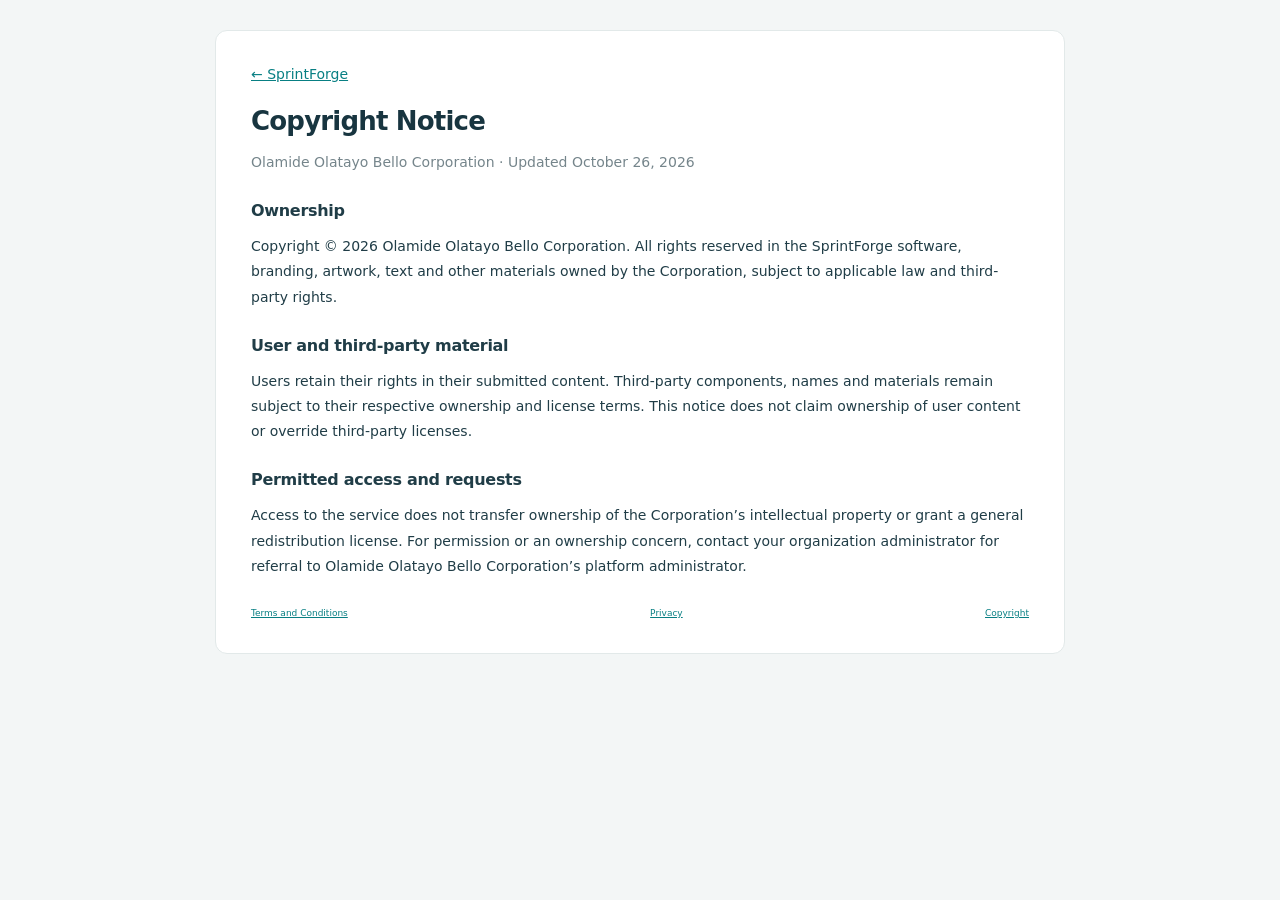
<file: static/copyright.html>
<!doctype html><html lang="en"><head><meta charset="utf-8"><meta name="viewport" content="width=device-width, initial-scale=1"><title>Copyright Notice · SprintForge</title><link rel="stylesheet" href="/static/style.css"></head><body><main class="legal-page"><a href="/">← SprintForge</a><h1>Copyright Notice</h1><p class="muted">Olamide Olatayo Bello Corporation · Updated October 26, 2026</p><h2>Ownership</h2><p>Copyright © 2026 Olamide Olatayo Bello Corporation. All rights reserved in the SprintForge software, branding, artwork, text and other materials owned by the Corporation, subject to applicable law and third-party rights.</p><h2>User and third-party material</h2><p>Users retain their rights in their submitted content. Third-party components, names and materials remain subject to their respective ownership and license terms. This notice does not claim ownership of user content or override third-party licenses.</p><h2>Permitted access and requests</h2><p>Access to the service does not transfer ownership of the Corporation’s intellectual property or grant a general redistribution license. For permission or an ownership concern, contact your organization administrator for referral to Olamide Olatayo Bello Corporation’s platform administrator.</p><footer class="footer"><a href="/terms">Terms and Conditions</a><a href="/privacy">Privacy</a><a href="/copyright">Copyright</a></footer></main></body></html>
</file>
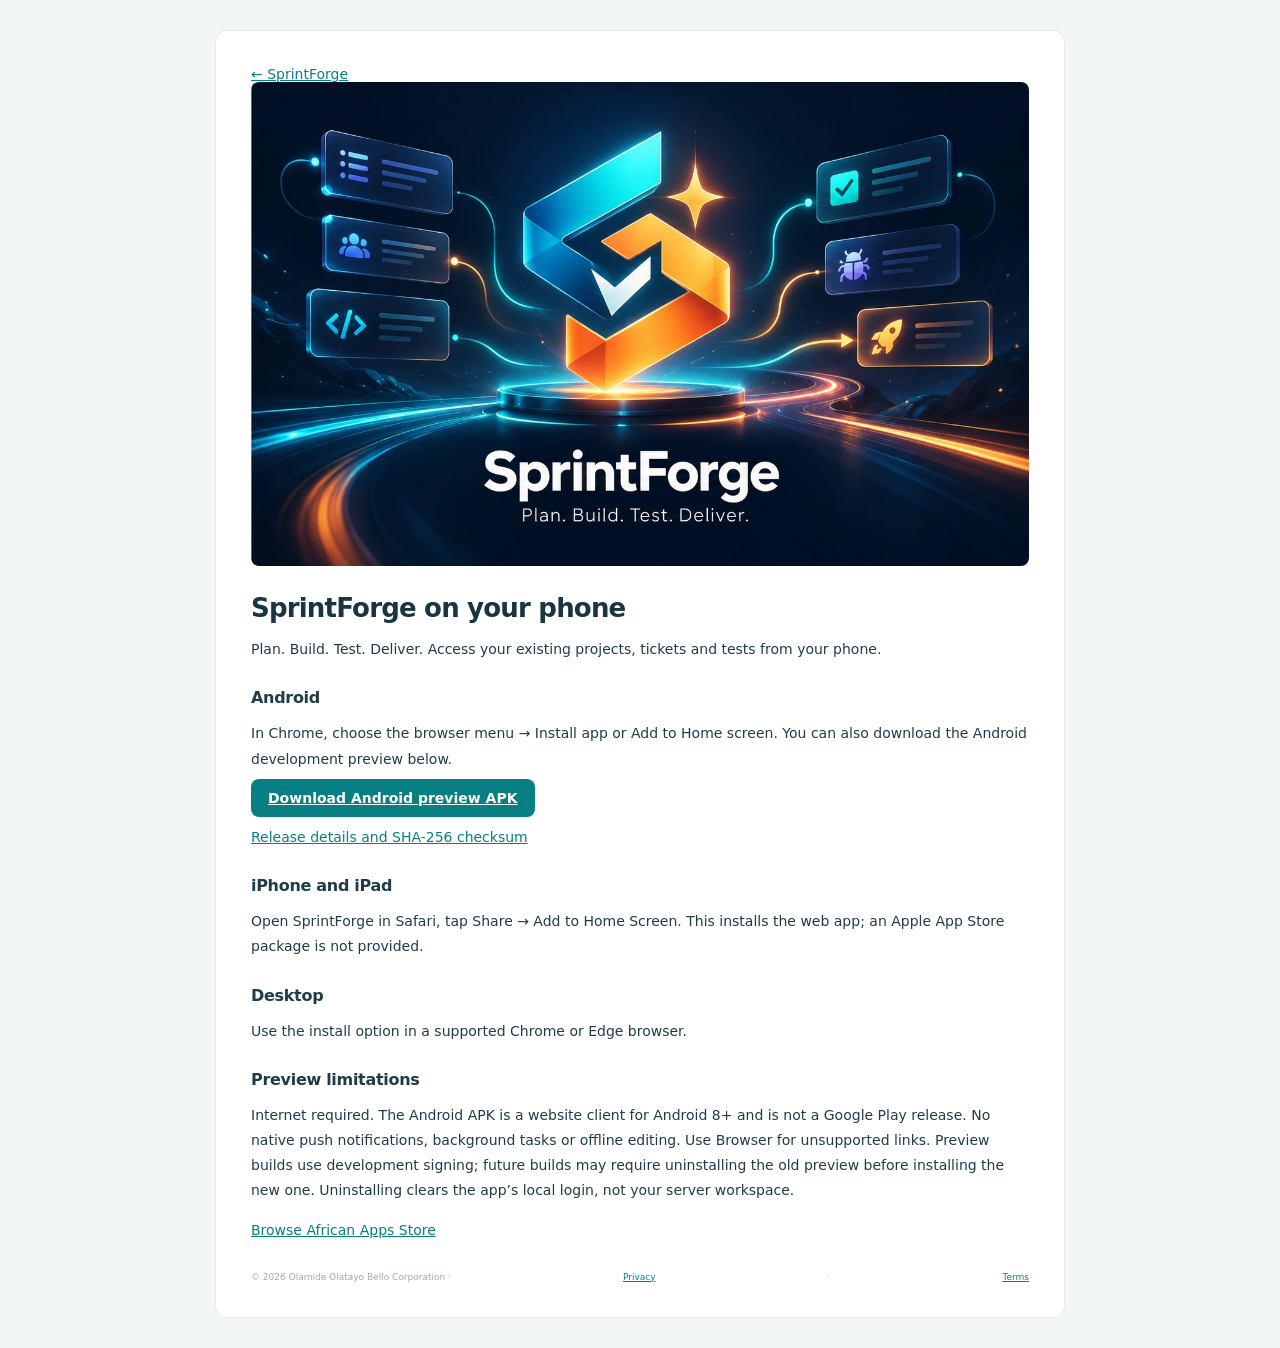
<file: static/install.html>
<!doctype html><html lang="en"><head><meta charset="utf-8"><meta name="viewport" content="width=device-width,initial-scale=1"><meta name="theme-color" content="#102431"><title>Install SprintForge</title><link rel="stylesheet" href="/static/style.css"><link rel="manifest" href="/manifest.webmanifest"><link rel="apple-touch-icon" href="/static/icon-192.png"><script src="/static/mobile.js" defer></script></head><body><main class="legal-page"><a href="/">← SprintForge</a><img class="brand-preview" src="/static/hero.webp" alt="SprintForge artwork"><h1>SprintForge on your phone</h1><p>Plan. Build. Test. Deliver. Access your existing projects, tickets and tests from your phone.</p><button id="install-pwa" class="primary" hidden>Install SprintForge web app</button><h2>Android</h2><p>In Chrome, choose the browser menu → Install app or Add to Home screen. You can also download the Android development preview below.</p><p><a class="primary" href="https://github.com/olamidebello/SprintForge/releases/download/android-preview/sprintforge-preview.apk">Download Android preview APK</a></p><p><a href="https://github.com/olamidebello/SprintForge/releases/tag/android-preview">Release details and SHA-256 checksum</a></p><h2>iPhone and iPad</h2><p>Open SprintForge in Safari, tap Share → Add to Home Screen. This installs the web app; an Apple App Store package is not provided.</p><h2>Desktop</h2><p>Use the install option in a supported Chrome or Edge browser.</p><h2>Preview limitations</h2><p>Internet required. The Android APK is a website client for Android 8+ and is not a Google Play release. No native push notifications, background tasks or offline editing. Use Browser for unsupported links. Preview builds use development signing; future builds may require uninstalling the old preview before installing the new one. Uninstalling clears the app’s local login, not your server workspace.</p><p><a href="https://africanappsstore.space/#Hosted%20apps">Browse African Apps Store</a></p><footer class="footer">© 2026 Olamide Olatayo Bello Corporation · <a href="/privacy">Privacy</a> · <a href="/terms">Terms</a></footer></main></body></html>
</file>
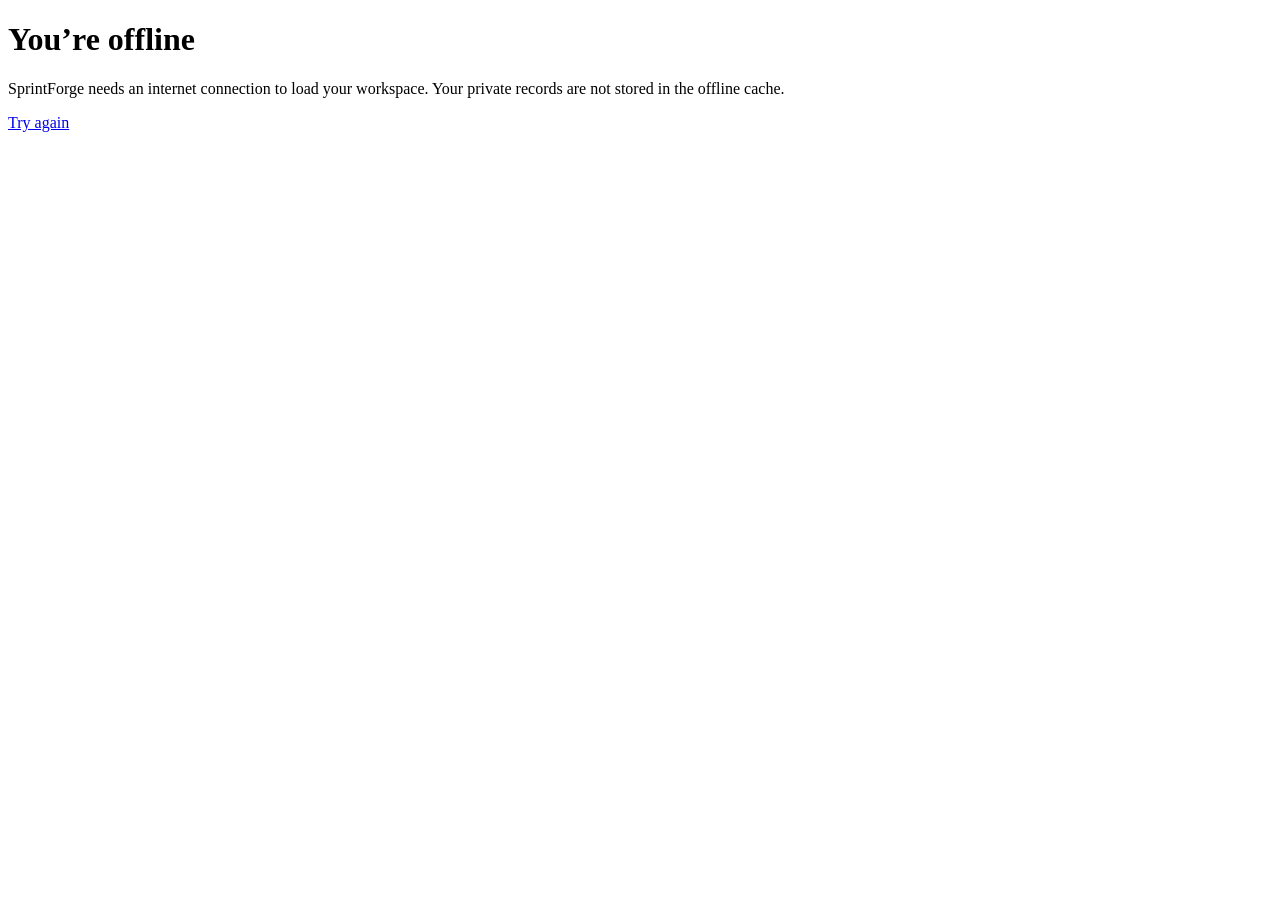
<file: static/offline.html>
<!doctype html><html lang="en"><meta charset="utf-8"><meta name="viewport" content="width=device-width,initial-scale=1"><title>SprintForge · Offline</title><h1>You’re offline</h1><p>SprintForge needs an internet connection to load your workspace. Your private records are not stored in the offline cache.</p><a href="/">Try again</a></html>
</file>
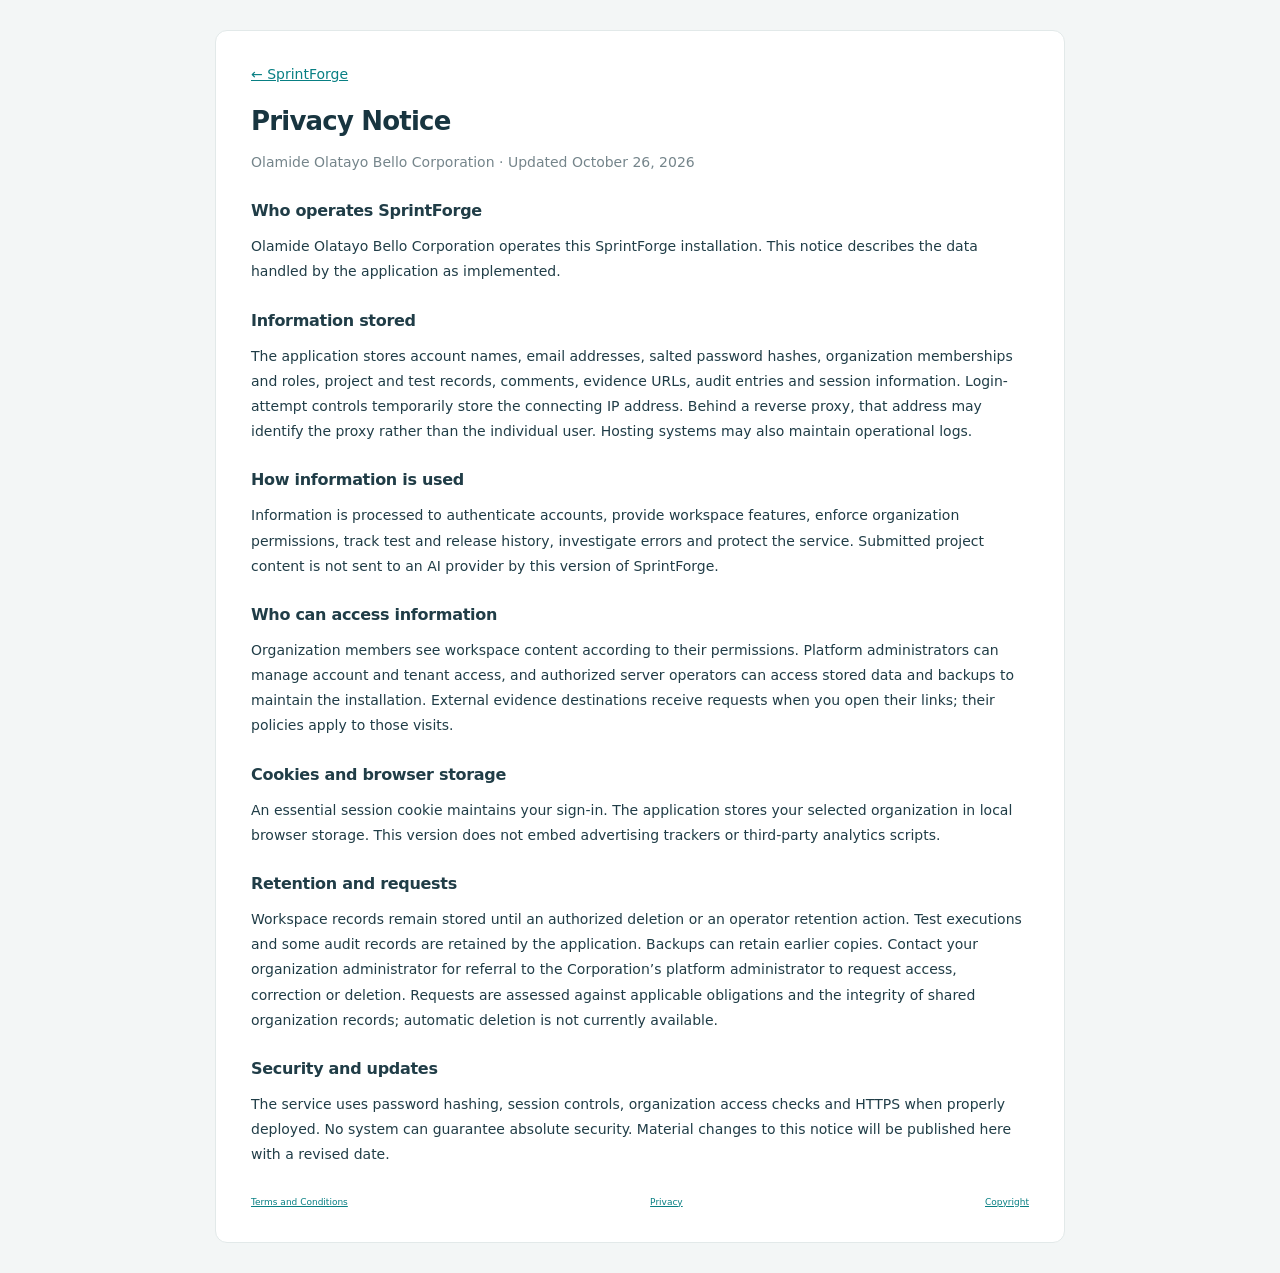
<file: static/privacy.html>
<!doctype html><html lang="en"><head><meta charset="utf-8"><meta name="viewport" content="width=device-width, initial-scale=1"><title>Privacy Notice · SprintForge</title><link rel="stylesheet" href="/static/style.css"></head><body><main class="legal-page"><a href="/">← SprintForge</a><h1>Privacy Notice</h1><p class="muted">Olamide Olatayo Bello Corporation · Updated October 26, 2026</p><h2>Who operates SprintForge</h2><p>Olamide Olatayo Bello Corporation operates this SprintForge installation. This notice describes the data handled by the application as implemented.</p><h2>Information stored</h2><p>The application stores account names, email addresses, salted password hashes, organization memberships and roles, project and test records, comments, evidence URLs, audit entries and session information. Login-attempt controls temporarily store the connecting IP address. Behind a reverse proxy, that address may identify the proxy rather than the individual user. Hosting systems may also maintain operational logs.</p><h2>How information is used</h2><p>Information is processed to authenticate accounts, provide workspace features, enforce organization permissions, track test and release history, investigate errors and protect the service. Submitted project content is not sent to an AI provider by this version of SprintForge.</p><h2>Who can access information</h2><p>Organization members see workspace content according to their permissions. Platform administrators can manage account and tenant access, and authorized server operators can access stored data and backups to maintain the installation. External evidence destinations receive requests when you open their links; their policies apply to those visits.</p><h2>Cookies and browser storage</h2><p>An essential session cookie maintains your sign-in. The application stores your selected organization in local browser storage. This version does not embed advertising trackers or third-party analytics scripts.</p><h2>Retention and requests</h2><p>Workspace records remain stored until an authorized deletion or an operator retention action. Test executions and some audit records are retained by the application. Backups can retain earlier copies. Contact your organization administrator for referral to the Corporation’s platform administrator to request access, correction or deletion. Requests are assessed against applicable obligations and the integrity of shared organization records; automatic deletion is not currently available.</p><h2>Security and updates</h2><p>The service uses password hashing, session controls, organization access checks and HTTPS when properly deployed. No system can guarantee absolute security. Material changes to this notice will be published here with a revised date.</p><footer class="footer"><a href="/terms">Terms and Conditions</a><a href="/privacy">Privacy</a><a href="/copyright">Copyright</a></footer></main></body></html>
</file>
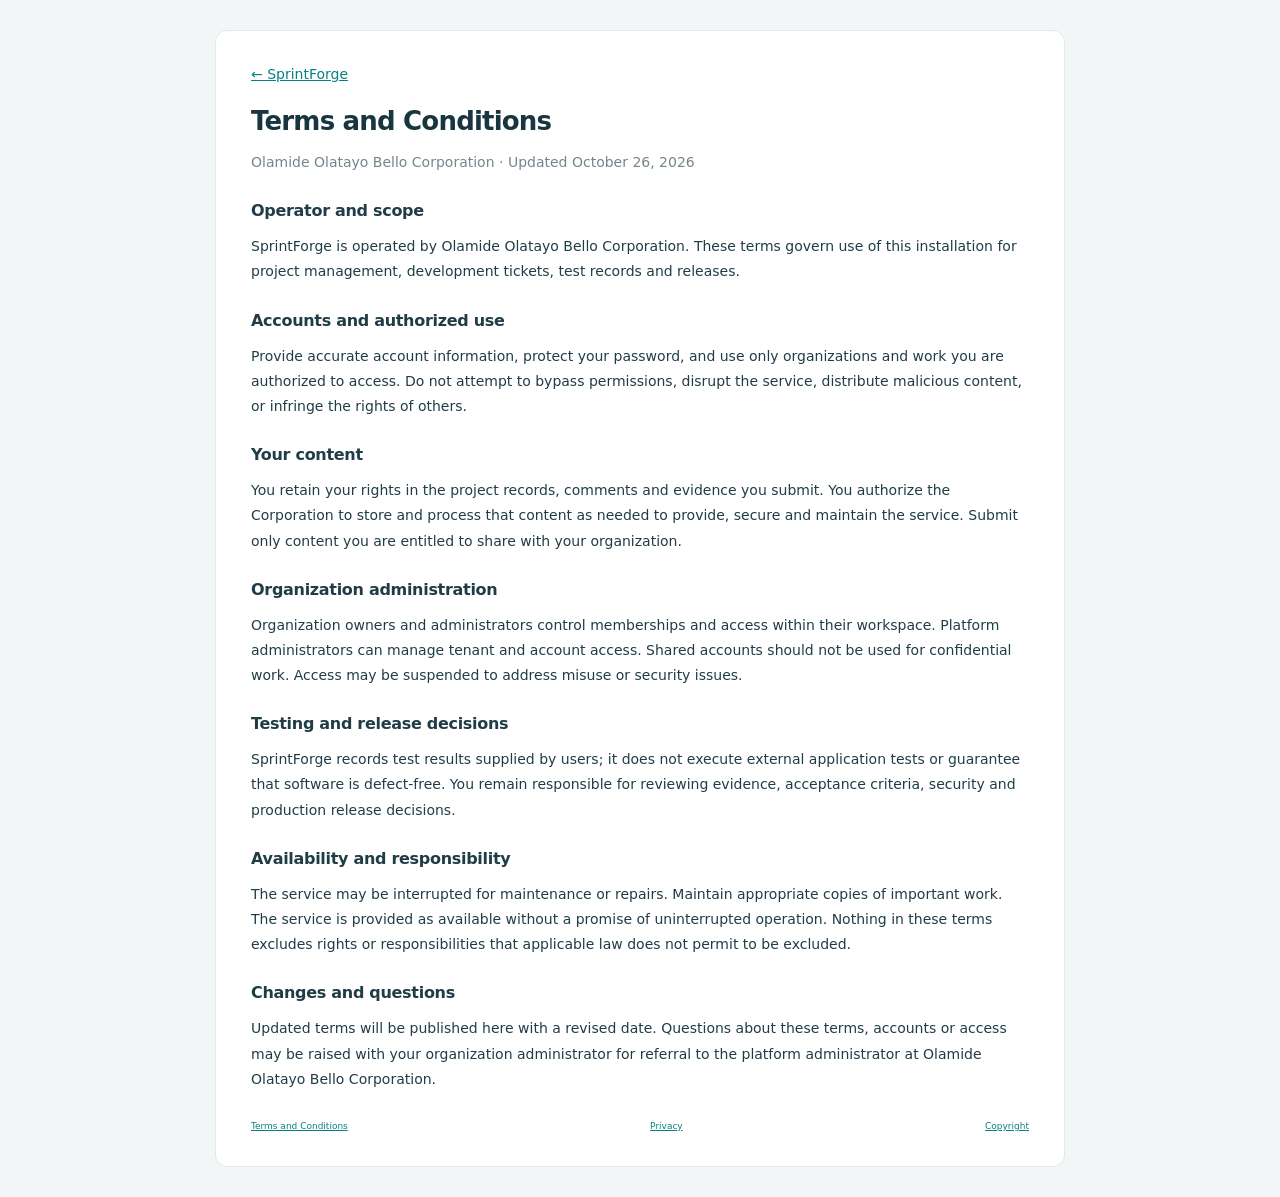
<file: static/terms.html>
<!doctype html><html lang="en"><head><meta charset="utf-8"><meta name="viewport" content="width=device-width, initial-scale=1"><title>Terms and Conditions · SprintForge</title><link rel="stylesheet" href="/static/style.css"></head><body><main class="legal-page"><a href="/">← SprintForge</a><h1>Terms and Conditions</h1><p class="muted">Olamide Olatayo Bello Corporation · Updated October 26, 2026</p><h2>Operator and scope</h2><p>SprintForge is operated by Olamide Olatayo Bello Corporation. These terms govern use of this installation for project management, development tickets, test records and releases.</p><h2>Accounts and authorized use</h2><p>Provide accurate account information, protect your password, and use only organizations and work you are authorized to access. Do not attempt to bypass permissions, disrupt the service, distribute malicious content, or infringe the rights of others.</p><h2>Your content</h2><p>You retain your rights in the project records, comments and evidence you submit. You authorize the Corporation to store and process that content as needed to provide, secure and maintain the service. Submit only content you are entitled to share with your organization.</p><h2>Organization administration</h2><p>Organization owners and administrators control memberships and access within their workspace. Platform administrators can manage tenant and account access. Shared accounts should not be used for confidential work. Access may be suspended to address misuse or security issues.</p><h2>Testing and release decisions</h2><p>SprintForge records test results supplied by users; it does not execute external application tests or guarantee that software is defect-free. You remain responsible for reviewing evidence, acceptance criteria, security and production release decisions.</p><h2>Availability and responsibility</h2><p>The service may be interrupted for maintenance or repairs. Maintain appropriate copies of important work. The service is provided as available without a promise of uninterrupted operation. Nothing in these terms excludes rights or responsibilities that applicable law does not permit to be excluded.</p><h2>Changes and questions</h2><p>Updated terms will be published here with a revised date. Questions about these terms, accounts or access may be raised with your organization administrator for referral to the platform administrator at Olamide Olatayo Bello Corporation.</p><footer class="footer"><a href="/terms">Terms and Conditions</a><a href="/privacy">Privacy</a><a href="/copyright">Copyright</a></footer></main></body></html>
</file>
<file: static/style.css>
:root{font-family:Inter,ui-sans-serif,system-ui,-apple-system,sans-serif;color:#203d47;background:#f3f6f6;font-size:14px;--teal:#087f83;--navy:#102431;--muted:#75858b;--line:#e2e9e9;--orange:#fb9347}*{box-sizing:border-box}body{margin:0}button,input,select,textarea{font:inherit}button,a,input,select,textarea{outline-offset:4px}button{cursor:pointer;border:0}a{color:var(--teal)}button:disabled{opacity:.5;cursor:not-allowed}.primary,.secondary,.danger{padding:11px 17px;border-radius:8px;font-weight:650}.primary{background:var(--teal);color:white}.primary:hover{background:#066b70}.secondary{background:white;border:1px solid var(--line);color:#36535d}.danger{background:#ffeded;color:#aa3131}.small{padding:7px 10px;font-size:12px}.icon-button{background:transparent;font-size:24px;color:inherit}.muted{color:var(--muted)}.eyebrow{text-transform:uppercase;font-size:10px;font-weight:750;letter-spacing:2px}.sidebar{position:fixed;inset:0 auto 0 0;width:232px;background:var(--navy);color:#c1d0d3;display:flex;flex-direction:column;padding:25px 17px;z-index:10}.brand{display:flex;align-items:center;gap:9px;color:white;font-size:23px;font-weight:750;letter-spacing:-1px}.brand img{width:37px;height:37px;object-fit:cover;border-radius:9px}.brand small{font-size:9px;color:#fbac66;letter-spacing:1px;margin-left:1px}.workspace{margin:32px 0 25px;padding:12px 10px;background:#1e3641;border:1px solid #30434d;border-radius:8px}.workspace label{font-size:10px;text-transform:uppercase;letter-spacing:1.5px;color:#91a6ad}.workspace select{width:100%;color:#f1f5f6;background:transparent;border:0;padding:7px 0 0;font-weight:600}.workspace option{color:#102431}.nav-label{font-size:9px;letter-spacing:2px;color:#708c99;margin:15px 12px 10px}.nav button{width:100%;text-align:left;color:#b4c7cd;background:transparent;padding:11px 12px;margin-bottom:4px;border-radius:7px;font-size:12px;display:flex;align-items:center;gap:12px}.nav button.active{background:#17474d;color:#75e2d3}.nav button:hover{background:#213d48}.nav .glyph{font-size:16px;width:19px;text-align:center}.nav .count{margin-left:auto;font-size:10px;background:#29434e;border-radius:5px;padding:2px 6px}.sidebar-bottom{margin-top:auto;padding:14px 8px 0;border-top:1px solid #2b424c}.avatar{width:31px;height:31px;border-radius:50%;background:#d1ebe6;display:inline-flex;align-items:center;justify-content:center;color:#12615e;font-size:11px;font-weight:700;flex-shrink:0}.profile{display:flex;align-items:center;gap:9px}.profile strong{font-size:11px;color:#e7eeee;display:block}.profile small{font-size:10px;color:#91a5ad}.app{margin-left:232px}.topbar{height:73px;display:flex;align-items:center;gap:22px;background:#fff;border-bottom:1px solid var(--line);padding:0 34px}.breadcrumb{font-size:11px;color:#84969e;white-space:nowrap}.breadcrumb strong{color:#354f5a;margin-left:8px;font-weight:550}.search{margin-left:auto;display:flex;align-items:center;border:1px solid #e3eaea;border-radius:7px;background:#f9fbfb;padding:8px 10px;width:260px;color:#93a1a6;gap:8px}.search input{border:0;background:transparent;min-width:0;width:100%;font-size:11px;outline:0}.topbar .avatar{background:#f9e9d7;color:#8b612e}.content{padding:29px 34px;max-width:1700px;margin:auto}.page-heading{display:flex;align-items:center;justify-content:space-between;gap:15px;margin-bottom:23px}h1{font-size:26px;letter-spacing:-.8px;margin:0 0 6px;color:#183540}h2{font-size:16px;letter-spacing:-.3px;margin:0}h3{font-size:13px;margin:0}p{line-height:1.6}.page-heading p{font-size:12px;margin:0;color:#839299}.row{display:flex;align-items:center;gap:10px}.hero{background:#102735;border-radius:12px;min-height:200px;position:relative;overflow:hidden;display:flex;align-items:center;padding:28px 30px;color:#fff}.hero-copy{width:54%;z-index:1}.hero h2{font-size:26px;line-height:1.25;letter-spacing:-.6px;margin:12px 0}.hero p{font-size:11px;color:#adc7ce;max-width:320px;margin:0 0 18px}.hero .eyebrow{color:#7dd9cf}.hero img{position:absolute;right:0;height:100%;width:54%;object-fit:cover;object-position:center;mask-image:linear-gradient(to right,transparent,black 20%)}.hero button{font-size:11px;padding:9px 13px;background:#d8f4ed;color:#135a59;border-radius:6px;font-weight:650}.stats{display:grid;grid-template-columns:repeat(4,1fr);gap:16px;margin:21px 0}.stat{background:white;border:1px solid var(--line);border-radius:10px;padding:18px 19px}.stat .label{font-size:11px;color:#7a8c92;display:flex;justify-content:space-between}.stat strong{font-size:29px;letter-spacing:-1px;display:block;margin:10px 0 4px;color:#203d47}.stat small{font-size:10px;color:#7a8e94}.stat .accent{color:var(--teal)}.grid-two{display:grid;grid-template-columns:1.55fr 1fr;gap:20px}.panel{background:white;border:1px solid var(--line);border-radius:11px;margin-bottom:20px;overflow:hidden}.panel-head{padding:20px 21px;display:flex;align-items:center;justify-content:space-between;border-bottom:1px solid #f0f3f3}.text-button{color:var(--teal);background:transparent;font-size:11px;font-weight:650}.project-row{padding:17px 21px;border-bottom:1px solid #eef2f2;display:flex;align-items:center;gap:13px;cursor:pointer}.project-row:hover{background:#f7fbfa}.project-icon{height:37px;width:37px;display:flex;align-items:center;justify-content:center;background:#e8f4f0;color:#288579;border-radius:9px;font-weight:750;font-size:15px}.project-row h3{font-size:12px;margin-bottom:5px}.project-row small{font-size:10px;color:#87969b}.project-main{flex:1}.progress{height:5px;background:#edf2f2;border-radius:4px;width:100%;overflow:hidden;margin-top:10px}.progress span{display:block;background:#21a39b;height:100%}.badge{display:inline-block;padding:4px 8px;font-size:9px;border-radius:5px;background:#edf2f4;color:#657b85;white-space:nowrap;font-weight:650}.badge.green{background:#e6f5ef;color:#27846b}.badge.orange{background:#fff1e5;color:#b67b2d}.badge.red{background:#fdebec;color:#b5575b}.badge.blue{background:#eaf1fd;color:#4d77b1}.activity{padding:17px 21px;display:flex;align-items:flex-start;gap:10px;border-bottom:1px solid #f0f4f4}.activity .dot{width:8px;height:8px;background:#1a9e95;border-radius:50%;margin-top:6px;flex-shrink:0}.activity p{font-size:11px;margin:0}.activity small{font-size:10px;color:#8b9ba0}.quality{padding:24px;display:flex;align-items:center;gap:22px}.ring{width:103px;height:103px;flex-shrink:0;border-radius:50%;background:conic-gradient(#229c91 0deg,#eaf3ef 0deg);display:flex;align-items:center;justify-content:center}.ring-inner{background:white;border-radius:50%;width:79px;height:79px;display:flex;flex-direction:column;align-items:center;justify-content:center}.ring strong{font-size:24px}.ring small{font-size:9px;color:#8b9a9f}.quality ul{list-style:none;padding:0;margin:0;width:100%}.quality li{display:flex;justify-content:space-between;font-size:10px;padding:6px 0;gap:20px}.quality li span{color:#7e9096}.quality-strip{padding:12px 20px;background:#f4faf7;color:#498573;font-size:10px;border-top:1px solid #eaf4ed}.toolbar{display:flex;gap:10px;margin:0 0 20px;flex-wrap:wrap}.toolbar select,.toolbar input{background:white;border:1px solid var(--line);border-radius:7px;padding:9px 12px;color:#536e78;font-size:11px;max-width:260px}.table-wrap{overflow-x:auto}table{border-collapse:collapse;width:100%;font-size:11px}th{text-align:left;color:#84969e;font-size:9px;text-transform:uppercase;letter-spacing:1px;background:#fafcfc;padding:13px 18px;border-bottom:1px solid var(--line)}td{padding:15px 18px;border-bottom:1px solid #edf1f1;max-width:400px}td strong{font-size:11px}td small{display:block;color:#8b9b9f;margin-top:5px}tbody tr[data-record]{cursor:pointer}tbody tr:hover{background:#f8fbfa}.empty{padding:40px;text-align:center;color:#8a9ba1;font-size:12px}.board{display:grid;grid-template-columns:repeat(7,minmax(210px,1fr));gap:13px;overflow-x:auto;padding-bottom:20px;min-height:350px}.column{background:#eaf0ef;border:1px solid #e1e8e7;border-radius:9px;padding:12px;min-height:300px}.column h3{font-size:11px;margin:3px 0 17px;display:flex;justify-content:space-between}.ticket-card{background:white;border:1px solid #e0e8e6;border-radius:8px;padding:15px;margin-bottom:10px;cursor:pointer;box-shadow:0 2px 3px #163d3610}.ticket-card h3{font-size:12px;line-height:1.5;margin:10px 0}.ticket-card small{font-size:9px;color:#91a09f}.ticket-card .row{justify-content:space-between;margin-top:14px}.ticket-card select{font-size:10px;width:100%;padding:6px;border:1px solid var(--line);border-radius:5px;margin-top:12px;background:#fff;color:#577078}.cards{display:grid;grid-template-columns:repeat(auto-fill,minmax(265px,1fr));gap:18px}.card{padding:22px;background:#fff;border:1px solid var(--line);border-radius:10px;cursor:pointer}.card h3{font-size:16px;margin:14px 0 8px}.card p{font-size:11px;color:#7b9096;min-height:32px}.card .row{justify-content:space-between}.card small{font-size:10px;color:#7d9096}.tabs{display:flex;gap:5px;border-bottom:1px solid var(--line);margin-bottom:22px}.tabs button{padding:12px 18px;background:transparent;color:#7d929a;border-bottom:2px solid transparent;font-size:12px}.tabs button.active{color:var(--teal);border-color:var(--teal)}.notice{background:#eaf5f1;padding:15px 18px;border:1px solid #d5eae3;border-radius:8px;color:#3c756b;font-size:12px;margin-bottom:20px}.warning{background:#fff4e9;color:#936b39;border-color:#f5e3cd}.settings-grid{display:grid;grid-template-columns:1fr 1fr;gap:20px}.settings-form{padding:22px}label{display:block;font-size:11px;font-weight:650;margin-bottom:6px;color:#57717a}input,select,textarea{border:1px solid #dae4e5;border-radius:7px;padding:10px 12px;background:#fff;color:#284650;width:100%}textarea{resize:vertical;min-height:90px;line-height:1.6}.field{margin-bottom:17px}.field.check{display:flex;align-items:center;gap:8px}.field.check input{width:auto}.field.check label{margin:0}.field-grid{display:grid;grid-template-columns:1fr 1fr;gap:0 16px}.field.full{grid-column:1/-1}.help{font-size:10px;color:#85979e;margin-top:6px;line-height:1.6}dialog{border:0;border-radius:13px;width:min(650px,94vw);padding:0;color:#2b4852;box-shadow:0 25px 100px #001c3960}dialog::backdrop{background:#10273599;backdrop-filter:blur(3px)}.modal-head{display:flex;justify-content:space-between;align-items:center;padding:20px 25px;border-bottom:1px solid var(--line)}#fields{padding:24px 25px 5px;max-height:65vh;overflow-y:auto}.modal-foot{padding:17px 25px;border-top:1px solid var(--line);display:flex;justify-content:flex-end;gap:10px}#form-error{padding:0 25px;color:#ab4141;font-size:12px;margin:8px 0}#toast{position:fixed;bottom:24px;right:24px;max-width:400px;background:#153b42;color:white;padding:14px 20px;border-radius:9px;box-shadow:0 10px 30px #10243125;display:none;z-index:100;font-size:12px}.auth{display:grid;grid-template-columns:1.1fr 1fr;min-height:100vh;background:#fff}.auth-art{background:#0b2033;position:relative;display:flex;flex-direction:column;justify-content:space-between;overflow:hidden;padding:45px;color:white}.auth-art>img{position:absolute;inset:0;width:100%;height:100%;object-fit:cover;opacity:.65}.auth-art .brand,.auth-caption{z-index:1;position:relative}.auth-caption{background:linear-gradient(transparent,#0c2136 30%);padding-top:50px}.auth-caption h1{color:white;font-size:38px;max-width:430px}.auth-caption p{color:#bdd5df;font-size:13px;max-width:380px}.auth-content{display:flex;align-items:center;justify-content:center;padding:45px}.auth-box{max-width:365px;width:100%}.auth-box h1{font-size:29px}.auth-box>p{color:#8b9ba0;font-size:12px;margin-bottom:30px}.auth-box .primary{width:100%;margin-top:8px}.auth-switch{text-align:center;font-size:11px;margin-top:22px}.auth-footer{font-size:10px;color:#99a7ac;text-align:center;margin-top:45px}.auth-footer button{background:transparent;color:#799097;font-size:10px}.detail{padding:23px;white-space:pre-wrap;font-size:12px;line-height:1.8}.detail h3{margin-bottom:6px}.detail a{word-break:break-all}.comment{padding:14px 0;border-bottom:1px solid var(--line);white-space:pre-wrap}.comment small{color:#91a1a7}.mobile-toggle{display:none;background:transparent;font-size:22px;color:#36525d}.role-list{padding:20px;font-size:12px;line-height:1.8}.role-list dt{font-weight:700;margin-top:10px}.role-list dd{margin:0;color:#82979e}.brand-preview{width:100%;border-radius:8px}.footer{padding-top:15px;font-size:9px;color:#9babad;display:flex;justify-content:space-between;gap:12px}.footer button{font-size:9px;color:#81959c;background:transparent}.trace{padding:20px;display:flex;flex-direction:column;gap:12px}.trace-item{padding:13px;background:#f5f9f8;border-radius:7px;font-size:12px}.trace-item small{color:#7b969b;font-size:10px}.detail-meta{display:flex;gap:8px;flex-wrap:wrap;margin-bottom:18px}.inline-actions{display:flex;gap:7px;flex-wrap:wrap}.logout{margin-left:auto;color:#8ea8b0;font-size:14px;background:transparent}.full-row{grid-column:1/-1}@media(min-width:1500px){.hero{min-height:240px}.hero-copy{width:50%}}@media(max-width:1100px){.sidebar{width:200px}.app{margin-left:200px}.content{padding:24px}.topbar{padding:0 24px}.grid-two{grid-template-columns:1.2fr 1fr}.quality{padding:18px;gap:15px}.ring{width:86px;height:86px}.ring-inner{width:66px;height:66px}.hero h2{font-size:23px}.hero-copy{width:60%}}@media(max-width:850px){.stats{grid-template-columns:repeat(2,1fr)}.grid-two,.settings-grid{grid-template-columns:1fr}.search{width:190px}.auth{grid-template-columns:1fr}.auth-art{min-height:250px;padding:25px}.auth-art>img{object-position:center 45%}.auth-caption h1{font-size:25px}.auth-caption p{display:none}.auth-caption{padding-top:20px;background:transparent}}@media(max-width:650px){.sidebar{transform:translateX(-100%);width:232px;transition:transform .2s}.sidebar.open{transform:translateX(0);box-shadow:0 0 0 100vw #10243166}.app{margin-left:0}.mobile-toggle{display:block}.topbar{padding:0 15px;gap:12px;height:61px}.breadcrumb{display:none}.search{width:100%;margin:0}.content{padding:21px 15px}.page-heading h1{font-size:23px}.page-heading p{font-size:11px}.page-heading .primary{font-size:10px;padding:10px}.hero{padding:24px 20px;min-height:220px}.hero-copy{width:72%}.hero h2{font-size:22px}.hero img{width:65%;opacity:.6}.stat{padding:16px}.stats{gap:10px}.stat strong{font-size:25px}.field-grid{grid-template-columns:1fr}.auth-content{padding:30px 23px}.tabs{overflow:auto}.tabs button{white-space:nowrap;padding:12px}.footer{flex-wrap:wrap}}

.legal-page{max-width:850px;margin:30px auto;background:white;padding:35px;border:1px solid #e2e9e9;border-radius:12px}.legal-page h1{margin-top:24px}.legal-page h2{margin-top:26px}.legal-page p{font-size:14px;line-height:1.8}@media(max-width:650px){.legal-page{margin:12px;padding:22px}}
</file>
